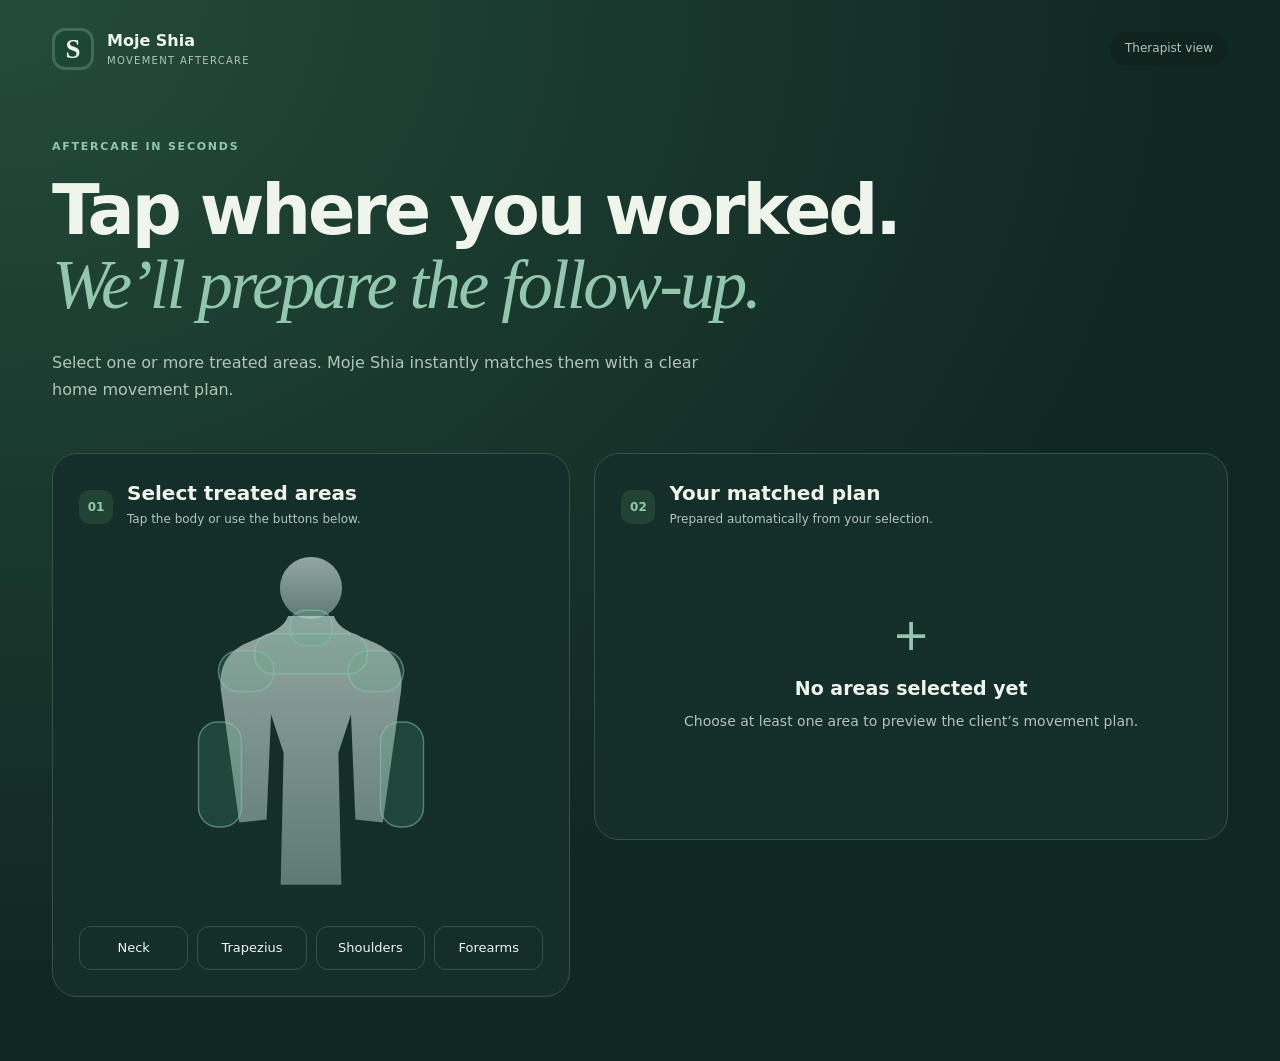
<file: index.html>
<!doctype html>
<html lang="en">
<head>
  <meta charset="utf-8"><meta name="viewport" content="width=device-width, initial-scale=1">
  <meta name="theme-color" content="#102c28">
  <title>Moje Shia — Movement Aftercare</title>
  <link rel="stylesheet" href="style.css">
  <script defer src="qrcode.min.js"></script><script defer src="app.js"></script>
</head>
<body><main id="app"></main></body>
</html>
</file>
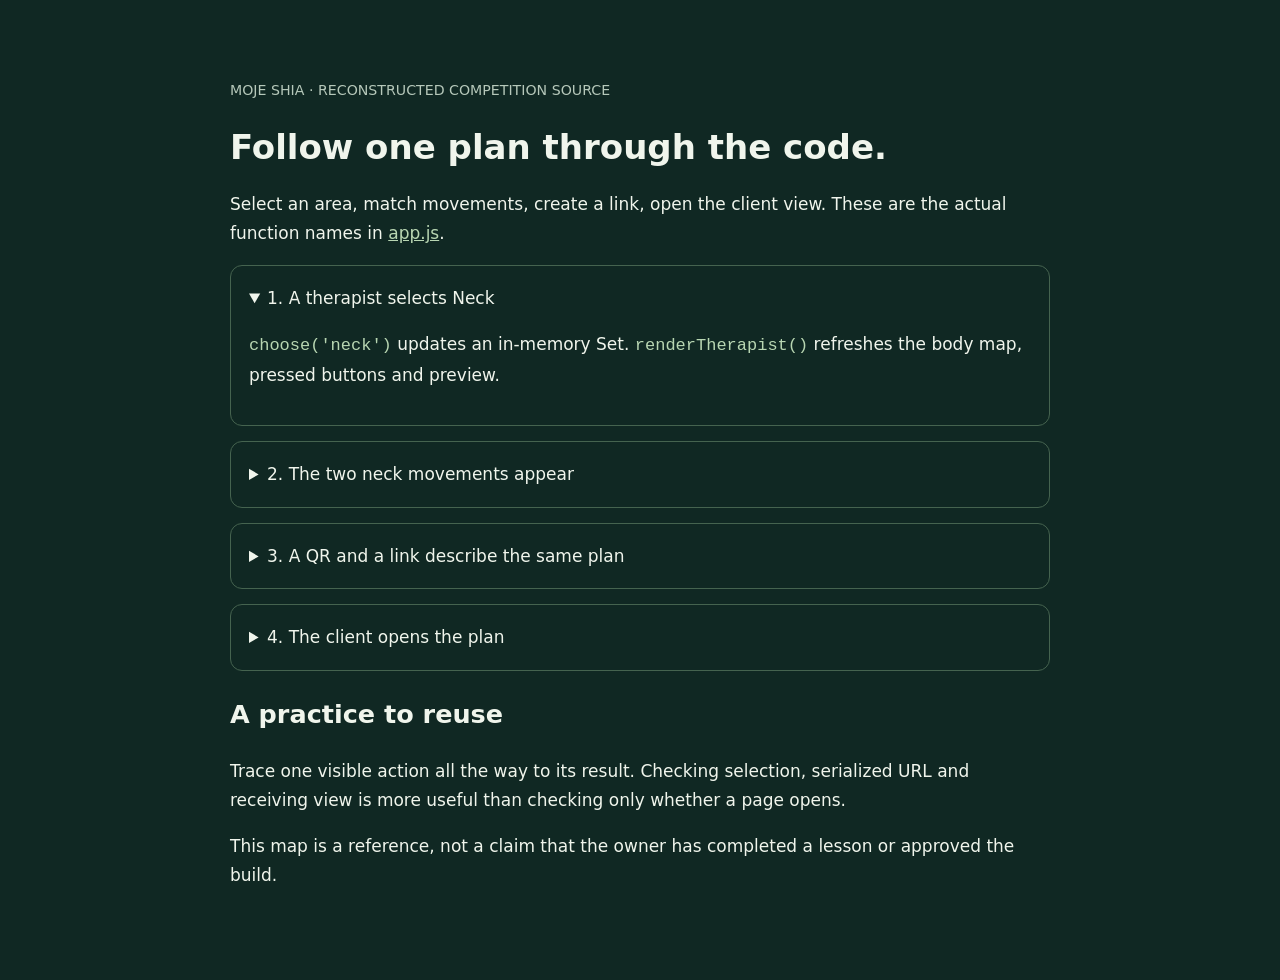
<file: devpost/app-map.html>
<!doctype html><html lang="en"><meta charset="utf-8"><meta name="viewport" content="width=device-width, initial-scale=1"><title>Moje Shia — App map</title><style>body{max-width:820px;margin:50px auto;padding:25px;background:#102823;color:#f0f5ec;font:17px/1.7 system-ui}h1{line-height:1.2}a{color:#b8d6b2}details{border:1px solid #45634f;border-radius:12px;padding:18px;margin:15px 0}code{color:#b8d6b2}small{color:#b6c8ba}</style><small>MOJE SHIA · RECONSTRUCTED COMPETITION SOURCE</small><h1>Follow one plan through the code.</h1><p>Select an area, match movements, create a link, open the client view. These are the actual function names in <a href="../app.js">app.js</a>.</p><details open><summary>1. A therapist selects Neck</summary><p><code>choose('neck')</code> updates an in-memory Set. <code>renderTherapist()</code> refreshes the body map, pressed buttons and preview.</p></details><details><summary>2. The two neck movements appear</summary><p><code>matches(ordered())</code> reads the fixed <code>MOVEMENTS</code> catalogue. This is a deterministic lookup, not an AI diagnosis.</p></details><details><summary>3. A QR and a link describe the same plan</summary><p><code>clientUrl()</code> encodes only allowlisted area keys. <code>renderHandover()</code> hands this URL to the bundled QRCode library and the copy button.</p></details><details><summary>4. The client opens the plan</summary><p><code>validAreas()</code> discards unknown inputs; <code>renderClient()</code> reads the same catalogue and displays instructions and stop conditions.</p></details><h2>A practice to reuse</h2><p>Trace one visible action all the way to its result. Checking selection, serialized URL and receiving view is more useful than checking only whether a page opens.</p><p>This map is a reference, not a claim that the owner has completed a lesson or approved the build.</p></html>
</file>
<file: style.css>
:root{color-scheme:dark;--bg:#102823;--panel:#142e29;--ink:#f0f5ec;--muted:#b3c3b9;--accent:#91c8ad;--line:#365147}*{box-sizing:border-box}body{margin:0;background:radial-gradient(ellipse at top left,#244b3a 0,transparent 65%),var(--bg);color:var(--ink);font:16px/1.65 system-ui,-apple-system,BlinkMacSystemFont,"Segoe UI",sans-serif}main{max-width:1240px;margin:auto;padding:28px 32px 64px}header{display:flex;justify-content:space-between;align-items:center;gap:20px}.brand{display:flex;align-items:center;gap:13px;font-weight:750;color:var(--ink);text-decoration:none;line-height:1.2}.mark{display:grid;place-items:center;width:42px;height:42px;background:#1c4636;border:3px solid #426a56;border-radius:13px;font:700 27px Georgia,serif}.brand small{display:block;font-size:10px;letter-spacing:.13em;color:var(--muted);font-weight:400;margin-top:5px}.view-label{font-size:12px;color:var(--muted);background:#10231f;padding:7px 15px;border-radius:30px}.intro{padding:60px 0 35px;max-width:860px}.eyebrow{text-transform:uppercase;letter-spacing:.16em;color:var(--accent);font-size:11px;font-weight:750}h1{font-size:clamp(36px,5.5vw,70px);line-height:1.07;letter-spacing:-.045em;margin:17px 0 26px}h1 em{display:block;font-family:Georgia,serif;font-weight:400;color:var(--accent);letter-spacing:-.04em}.intro>p:last-child{max-width:660px;color:var(--muted);line-height:1.7}h2{font-size:20px;line-height:1.35;margin:0}h3{font-size:19px;line-height:1.35;margin:4px 0 8px}p{margin:8px 0 15px}.columns{display:grid;grid-template-columns:.9fr 1.1fr;gap:24px;align-items:start}.panel{background:var(--panel);border:1px solid var(--line);border-radius:25px;padding:26px}.section-title{display:flex;gap:14px;align-items:center;justify-content:flex-start}.section-title p{color:var(--muted);font-size:12px;margin:3px 0}.number{display:grid;place-items:center;flex:0 0 34px;height:34px;background:#214334;border-radius:10px;color:var(--accent);font:700 12px/1 system-ui}.body-map{display:block;width:min(100%,310px);height:370px;margin:15px auto 8px}.body-shape{fill:url(#bodyFill);opacity:.6}.region{fill:#5caa88;fill-opacity:.18;stroke:#88ceb1;stroke-opacity:.5;cursor:pointer;stroke-width:2}.region:hover,.region:focus{fill-opacity:.65;outline:none}.region.selected{fill:#a5e2bf;fill-opacity:.82;stroke:white;stroke-opacity:.9}.area-buttons{display:flex;gap:9px;flex-wrap:wrap}button,a.primary{font:inherit;cursor:pointer}button{border:1px solid var(--line);border-radius:12px;padding:10px 15px;background:transparent;color:var(--ink)}button:hover{border-color:var(--accent)}button:focus-visible,a:focus-visible{outline:3px solid #d1e2a9;outline-offset:3px}.area-buttons button{flex:1;font-size:13px}.area-buttons [aria-pressed=true]{background:#8fc4a6;color:#0e2a21;border-color:#8fc4a6}.empty{padding:65px 10px;text-align:center;color:var(--muted)}.empty>span{font-size:45px;color:var(--accent)}.empty h3{color:var(--ink)}.empty p{font-size:14px}.selection{color:var(--accent);font-size:13px;margin-top:24px}.selection small{font-size:10px;display:block;letter-spacing:.12em}.count{color:var(--muted);font-size:13px}.movement{display:flex;gap:18px;padding:20px 0;border-top:1px solid var(--line)}.movement p{color:var(--muted);font-size:14px;margin:8px 0}.movement .eyebrow{font-size:10px}.reps{display:inline-block;color:#d5e4cf;background:#254232;border-radius:7px;padding:4px 9px;font-size:12px;font-weight:500}.primary{display:block;width:100%;text-align:center;padding:14px 17px;border:0;border-radius:12px;background:#b8d6b2;color:#0e2a21;font-weight:700;text-decoration:none;margin-top:20px}.quiet{font-size:13px;margin-top:16px}.fineprint{color:var(--muted);text-align:center;font-size:10px;letter-spacing:.06em;margin-top:14px}.handover{grid-template-columns:1.2fr .8fr}.share{position:sticky;top:25px;text-align:center}.share h2{font:36px/1.12 Georgia,serif;margin:13px 0 18px}.share>p{font-size:14px;color:var(--muted)}#qr{display:inline-block;background:white;padding:18px;margin-top:25px;border-radius:12px;line-height:0}#qr img,#qr canvas{max-width:100%;height:auto}#qr:has(canvas)+p{margin-bottom:0}.copy-result{font-size:12px;color:var(--accent);overflow-wrap:anywhere}.copy-result textarea{width:100%;min-height:85px}.client main{max-width:800px}.client .intro{padding-top:55px}.client h1{font-size:clamp(35px,5.5vw,59px)}.client .movement{padding:25px 0}.client .section-title{justify-content:space-between;color:var(--muted);font-size:12px;margin-bottom:16px}.client .section-title h2{font-size:12px;letter-spacing:.14em}.client .stop{font-size:12px;color:#d0b99b;margin-top:13px}.notice{border:1px solid var(--line);padding:24px;border-radius:18px;margin-top:24px}.notice p{font-size:13px;color:var(--muted);margin-bottom:0}footer{text-align:center;letter-spacing:.16em;color:var(--muted);font-size:9px;margin-top:40px}@media(max-width:680px){main{padding:20px 18px 40px}.intro{padding-top:38px}.columns,.handover{grid-template-columns:1fr}.panel{padding:22px}.body-map{height:300px}.share{position:static}.view-label{font-size:10px}.brand{font-size:14px}.client .intro{padding-top:36px}}@media(prefers-reduced-motion:reduce){*{scroll-behavior:auto!important}}@media print{body{background:white;color:black}.panel,.notice{border:1px solid #aaa;background:white}.movement p,.notice p{color:#222}.view-label{display:none}}
</file>
